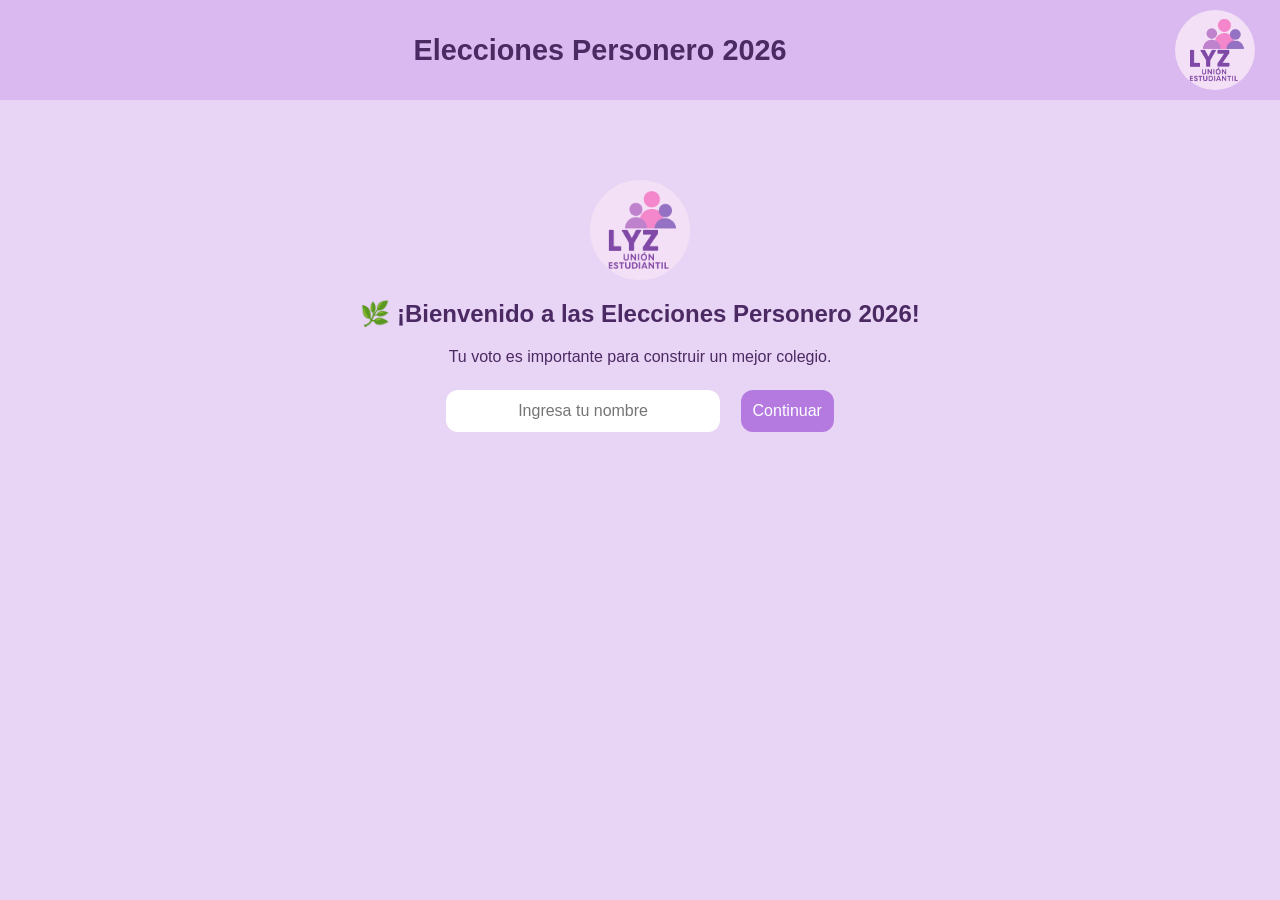
<file: index.html>
<!DOCTYPE html>
<html lang="es">
<head>
  <meta charset="UTF-8">
  <meta name="viewport" content="width=device-width, initial-scale=1.0">
  <title>Elecciones Personero 2026</title>
  <link rel="stylesheet" href="styles.css">
</head>
<body>
  <div id="app"></div>
  <script src="script.js"></script>
</body>
</html>
</file>
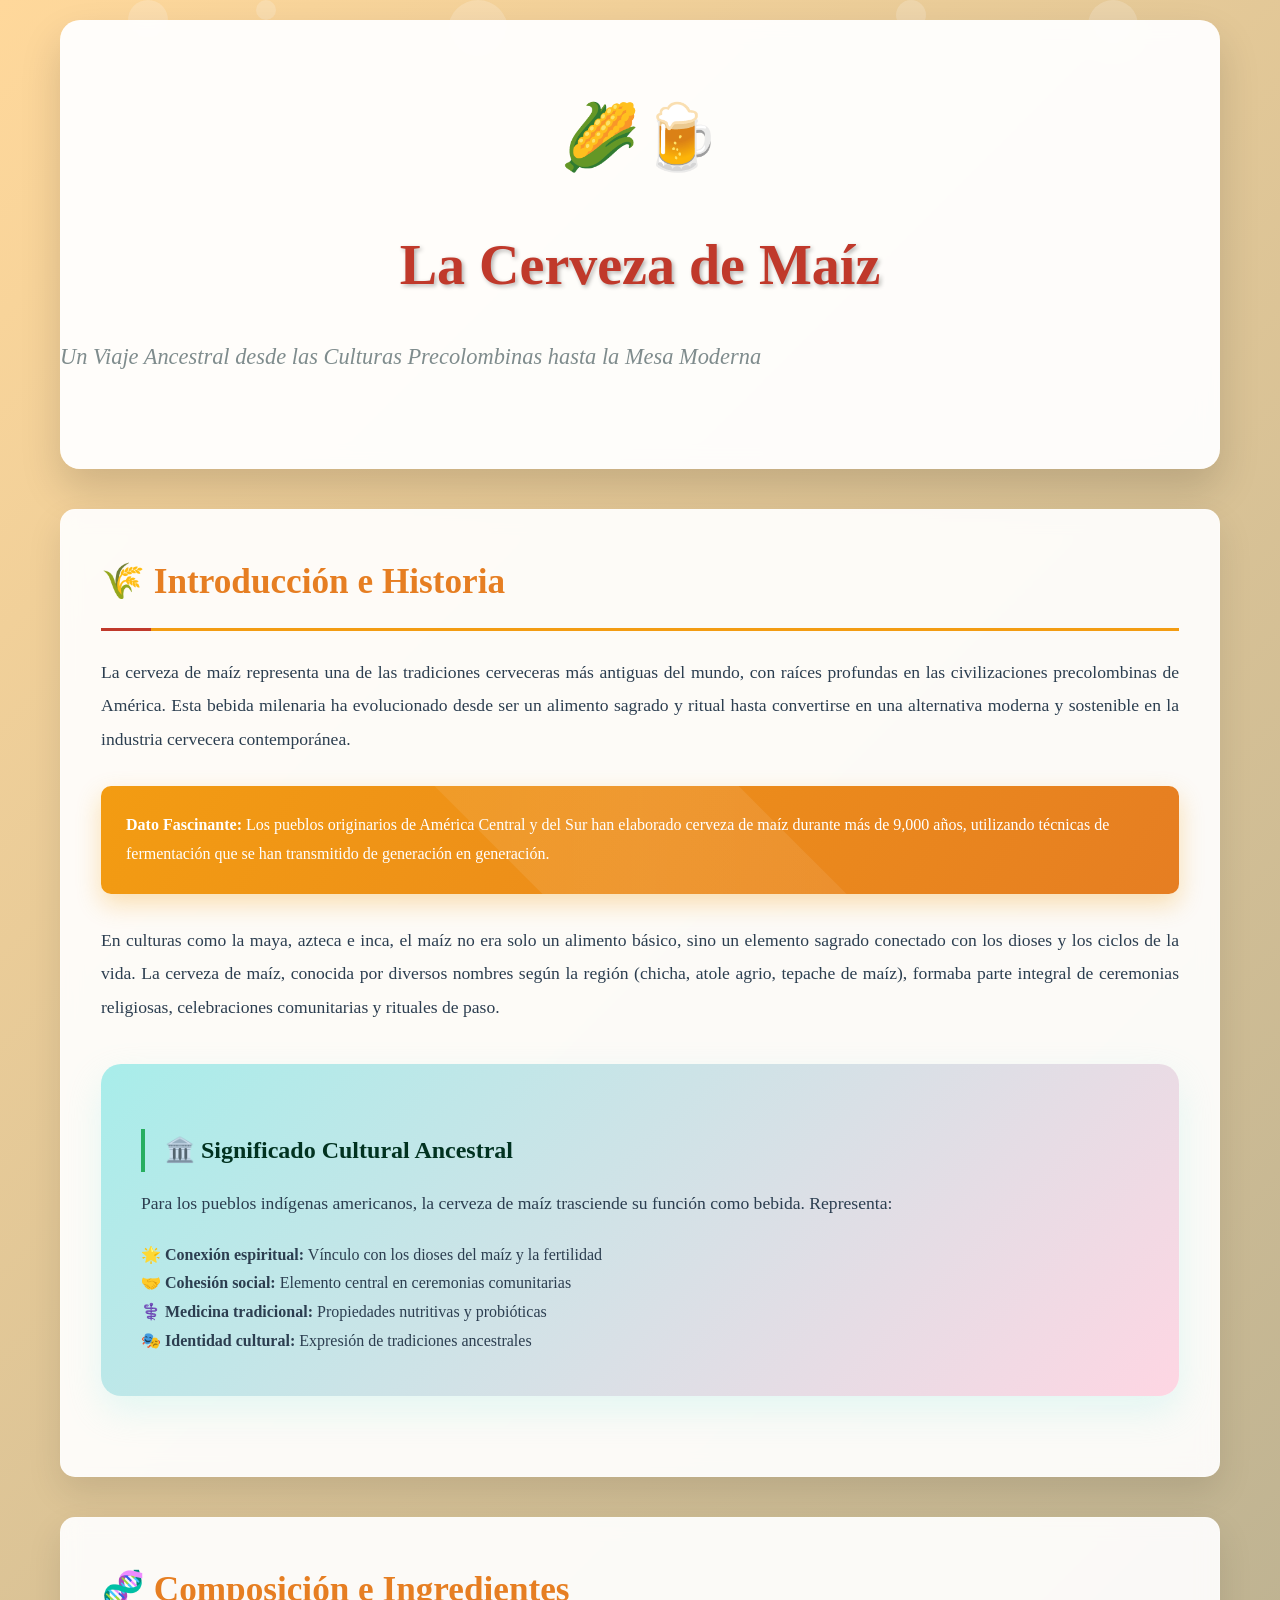
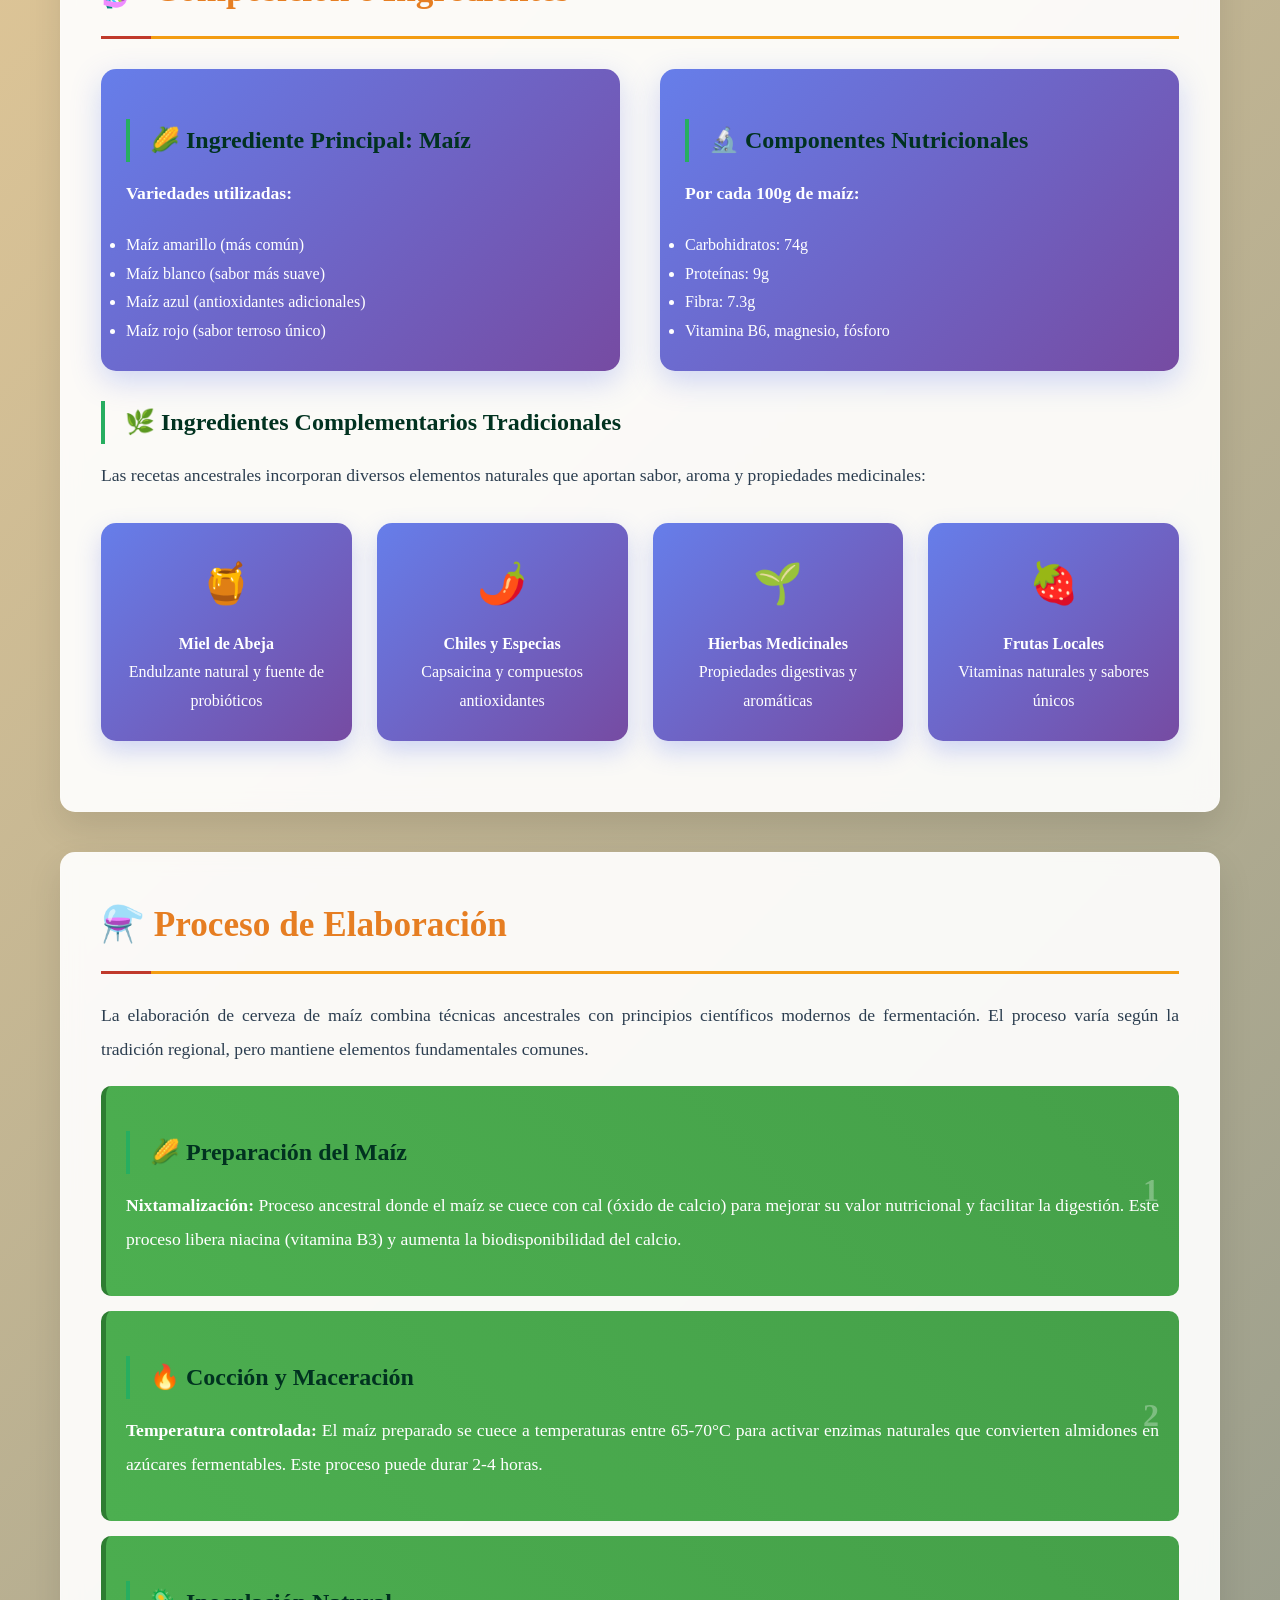
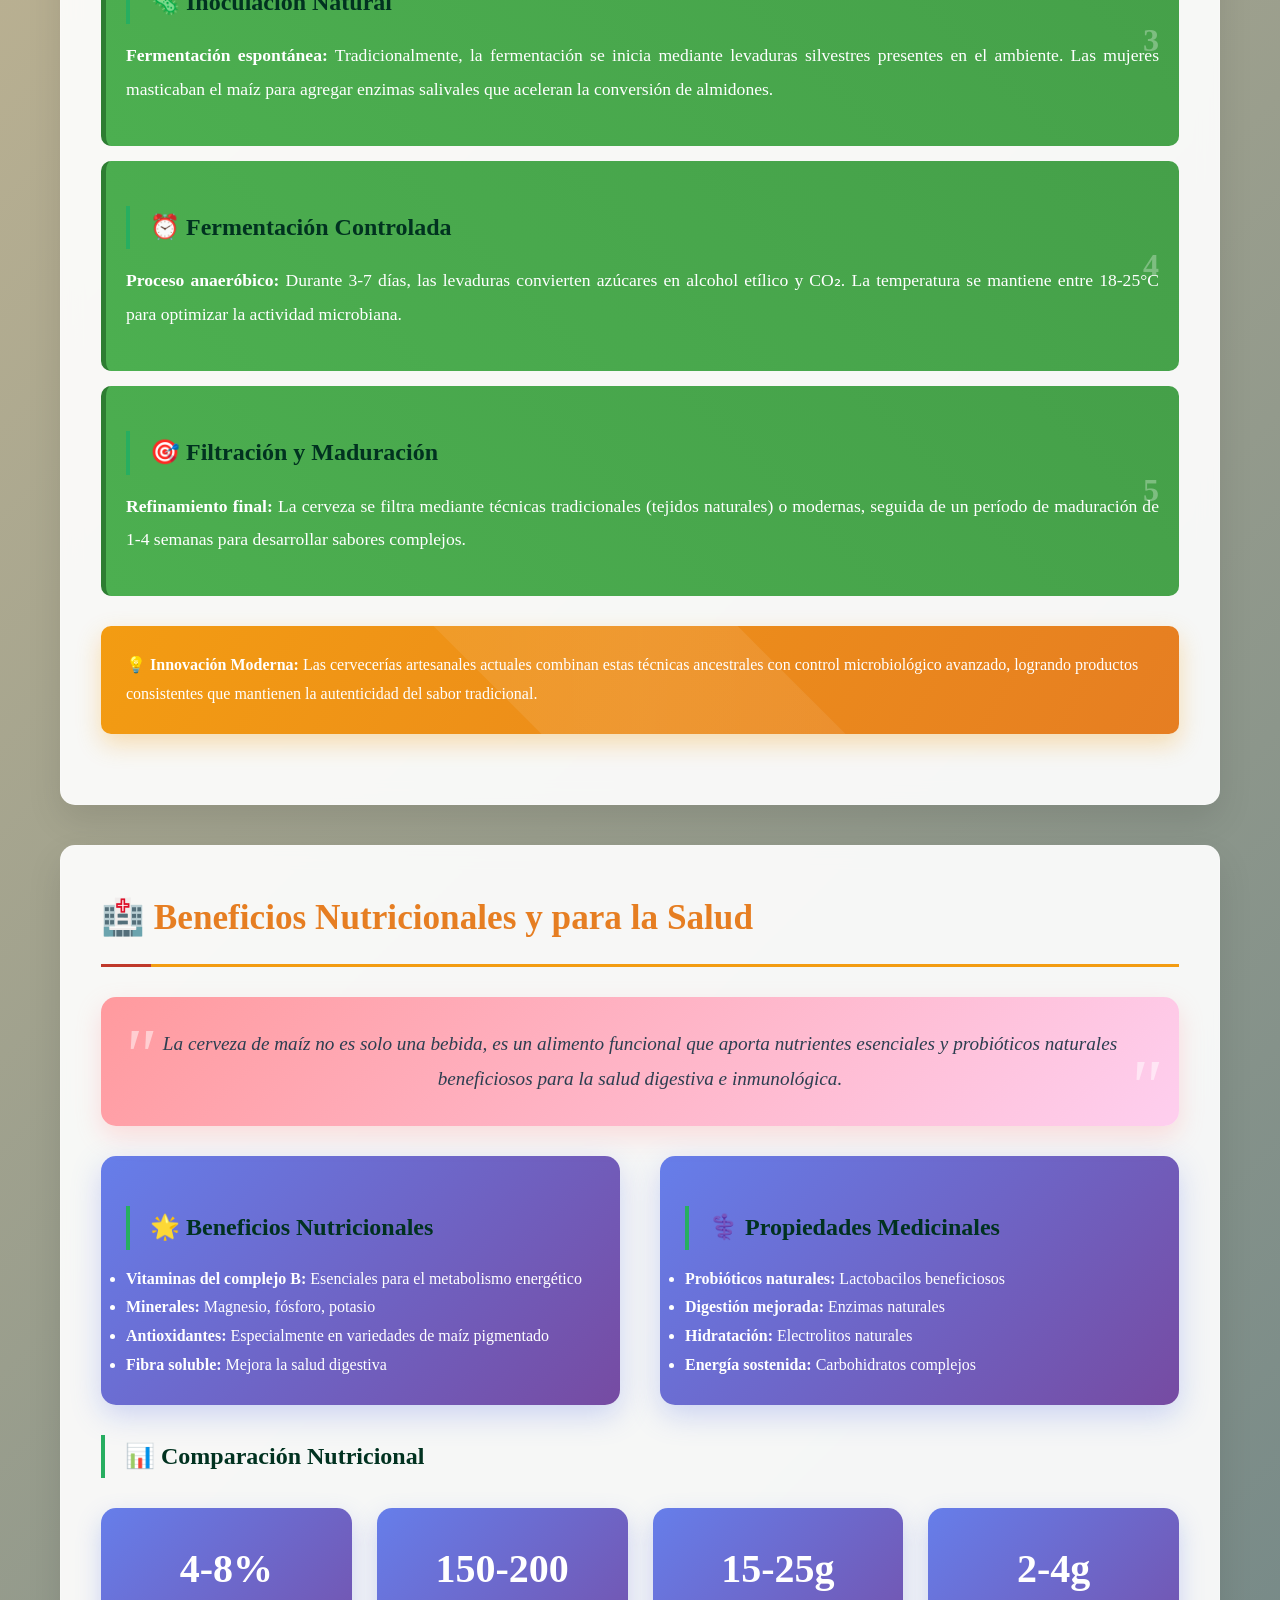
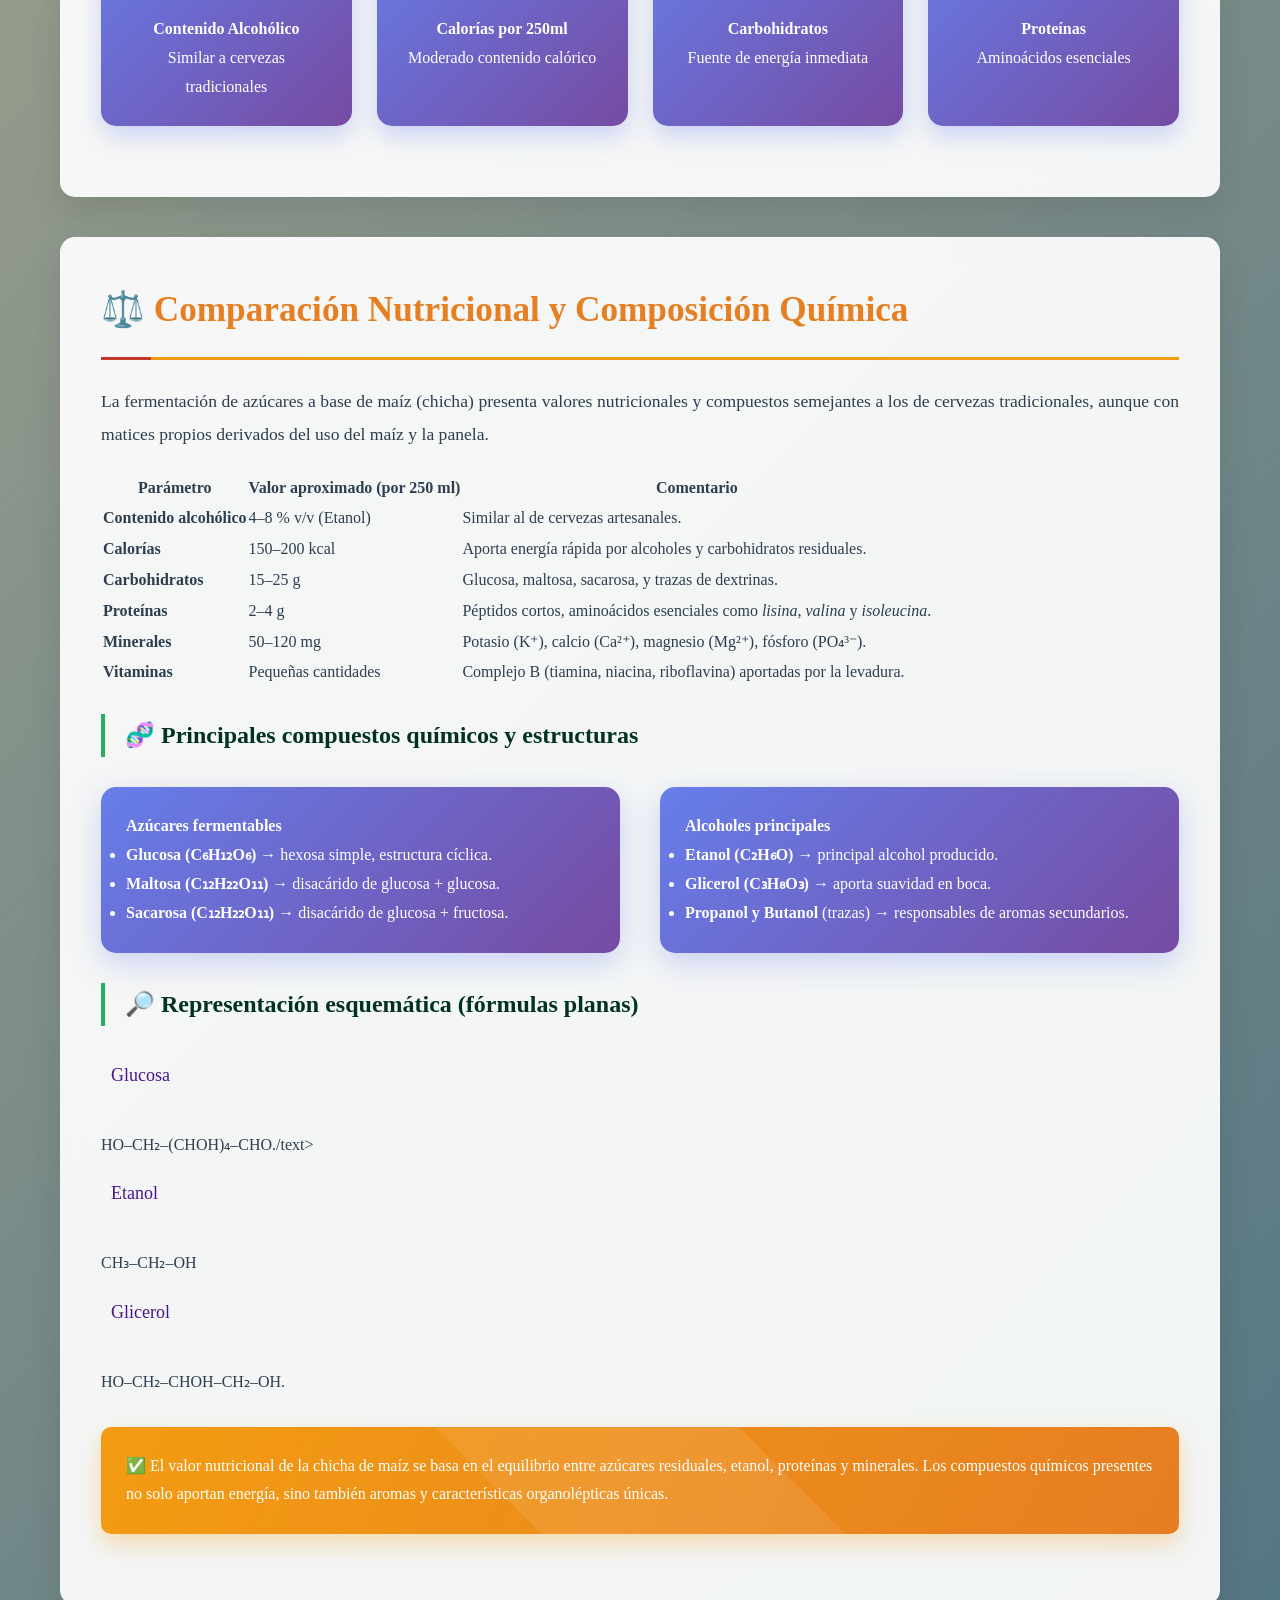
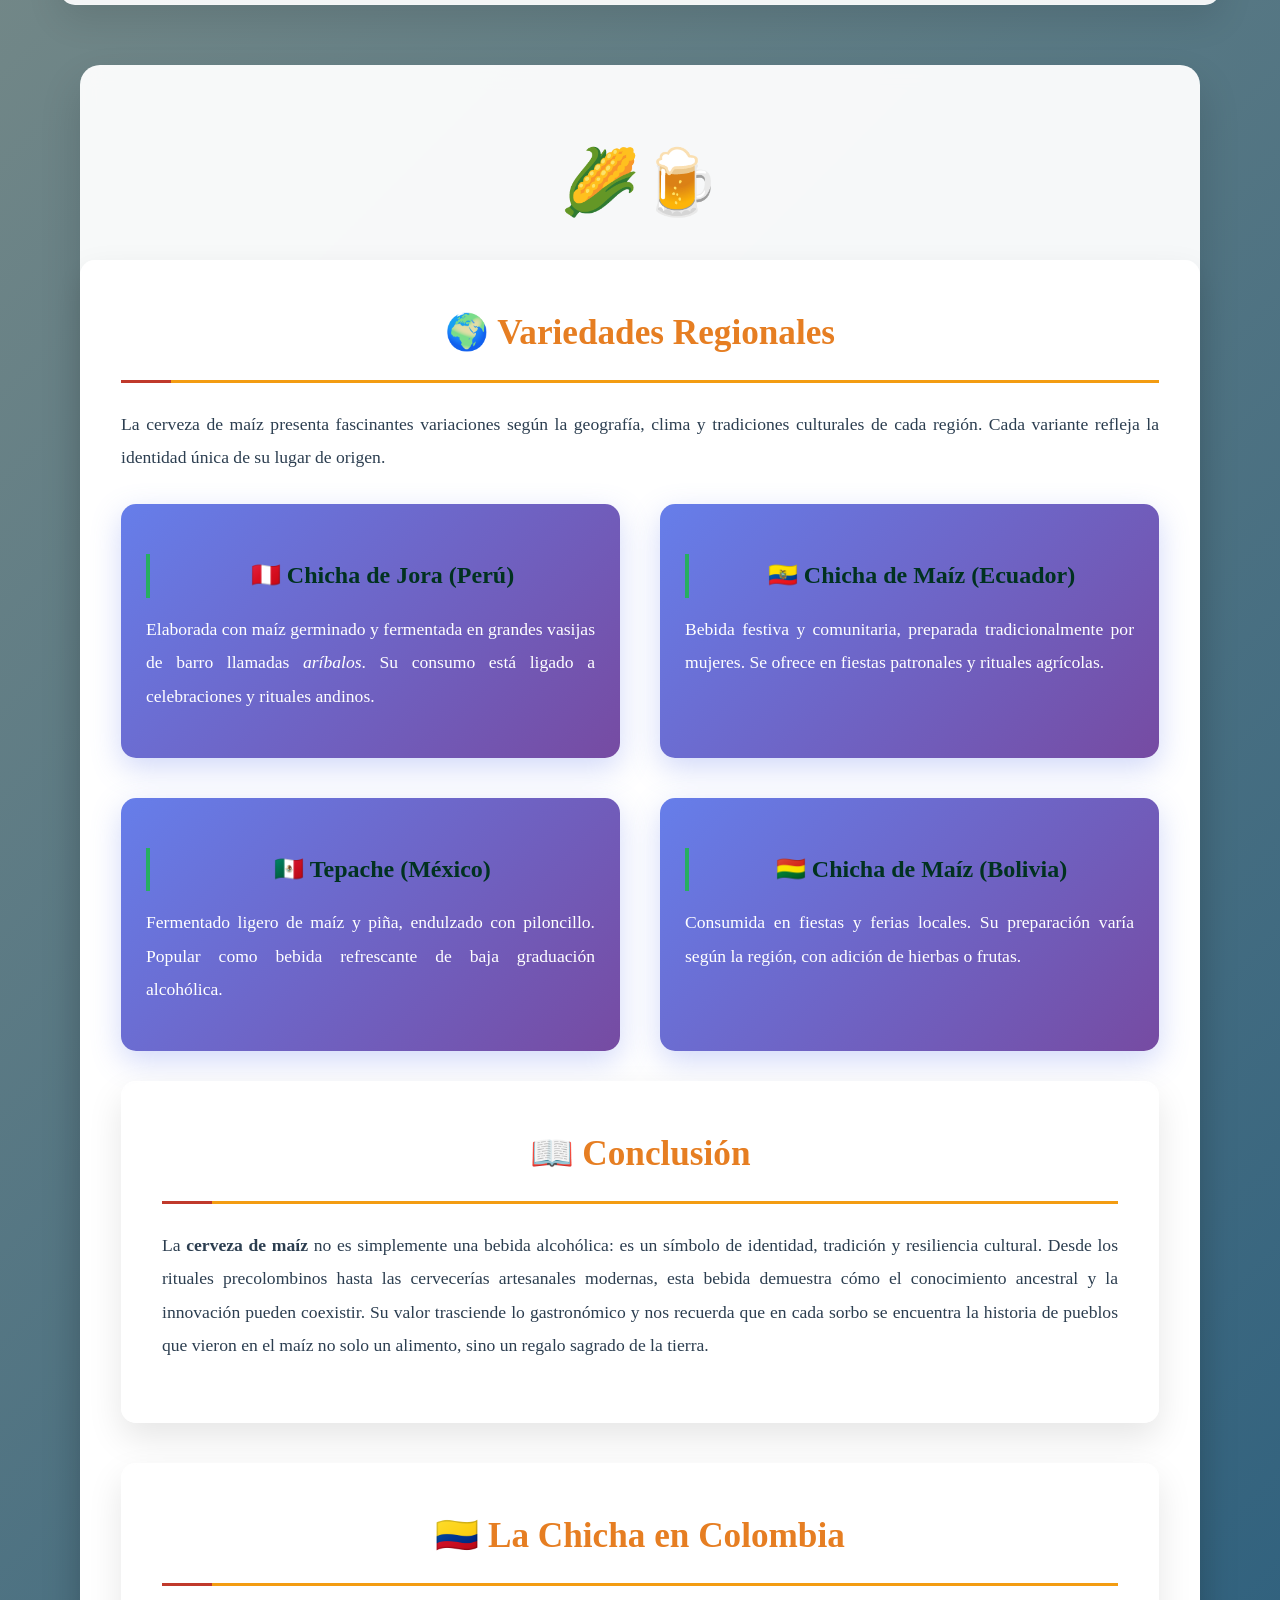
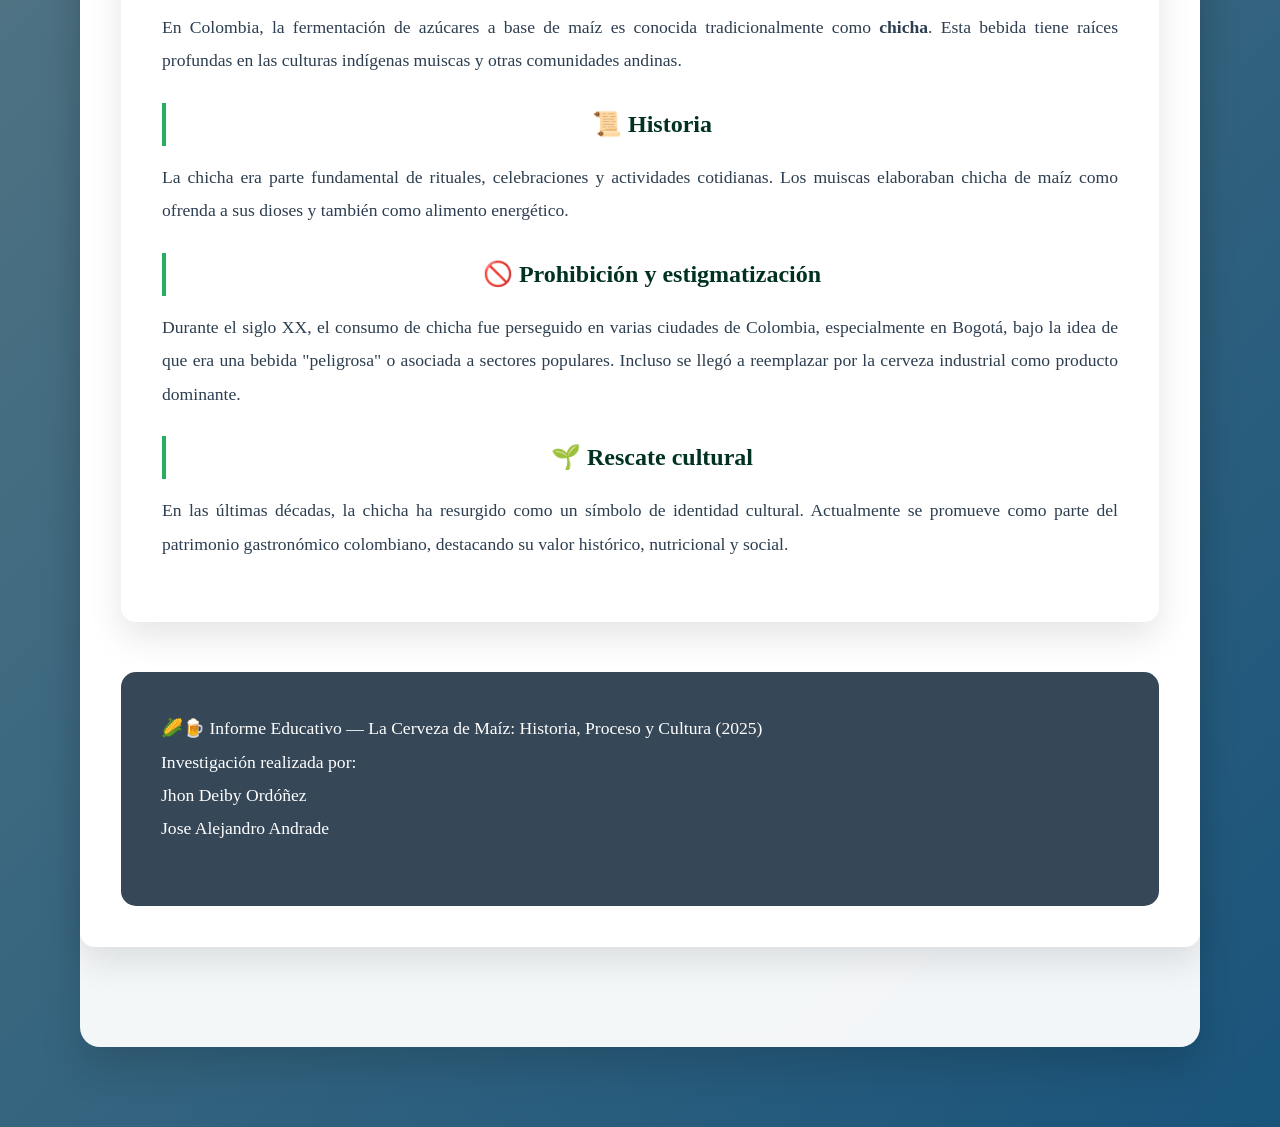
<file: fermentación.html>
<!DOCTYPE html>
<html lang="es">
<head>
    <meta charset="UTF-8">
    <meta name="viewport" content="width=device-width, initial-scale=1.0">
    <title>La Cerveza de Maíz: Historia, Proceso y Cultura</title>
    <style>
        * {
            margin: 0;
            padding: 0;
            box-sizing: border-box;
        }

        body {
            font-family: 'Georgia', serif;
            line-height: 1.8;
            color: #2c3e50;
            background: linear-gradient(135deg, #ffd89b 0%, #19547b 100%);
            min-height: 100vh;
        }

        .container {
            max-width: 1200px;
            margin: 0 auto;
            padding: 20px;
        }

        header {
            text-align: center;
            padding: 60px 0;
            background: rgba(255, 255, 255, 0.95);
            border-radius: 20px;
            margin-bottom: 40px;
            box-shadow: 0 20px 40px rgba(0,0,0,0.15);
            backdrop-filter: blur(10px);
            animation: fadeInDown 1s ease-out;
        }

        @keyframes fadeInDown {
            from {
                opacity: 0;
                transform: translateY(-50px);
            }
            to {
                opacity: 1;
                transform: translateY(0);
            }
        }

        h1 {
            font-size: 3.5em;
            color: #c0392b;
            margin-bottom: 20px;
            text-shadow: 2px 2px 4px rgba(0,0,0,0.3);
            font-weight: bold;
        }

        .subtitle {
            font-size: 1.4em;
            color: #7f8c8d;
            font-style: italic;
            margin-bottom: 30px;
        }

        .beer-icon {
            font-size: 4em;
            margin-bottom: 20px;
            animation: bounce 2s infinite;
        }

        @keyframes bounce {
            0%, 20%, 50%, 80%, 100% {
                transform: translateY(0);
            }
            40% {
                transform: translateY(-30px);
            }
            60% {
                transform: translateY(-15px);
            }
        }

        .section {
            background: rgba(255, 255, 255, 0.92);
            margin-bottom: 40px;
            padding: 40px;
            border-radius: 15px;
            box-shadow: 0 15px 35px rgba(0,0,0,0.1);
            backdrop-filter: blur(10px);
            border: 1px solid rgba(255,255,255,0.2);
            animation: fadeInUp 0.8s ease-out;
            transition: transform 0.3s ease, box-shadow 0.3s ease;
        }

        .section:hover {
            transform: translateY(-5px);
            box-shadow: 0 20px 45px rgba(0,0,0,0.15);
        }

        @keyframes fadeInUp {
            from {
                opacity: 0;
                transform: translateY(30px);
            }
            to {
                opacity: 1;
                transform: translateY(0);
            }
        }

        h2 {
            color: #e67e22;
            font-size: 2.2em;
            margin-bottom: 25px;
            padding-bottom: 15px;
            border-bottom: 3px solid #f39c12;
            position: relative;
        }

        h2::after {
            content: '';
            position: absolute;
            bottom: -3px;
            left: 0;
            width: 50px;
            height: 3px;
            background: #c0392b;
        }

        h3 {
            color:  #013220;
            font-size: 1.5em;
            margin: 25px 0 15px 0;
            padding-left: 20px;
            border-left: 4px solid #27ae60;
        }

        p {
            margin-bottom: 20px;
            text-align: justify;
            font-size: 1.1em;
            line-height: 1.9;
        }

        .highlight {
            background: linear-gradient(120deg, #f39c12, #e67e22);
            color: white;
            padding: 25px;
            border-radius: 10px;
            margin: 30px 0;
            box-shadow: 0 10px 25px rgba(243, 156, 18, 0.3);
            position: relative;
            overflow: hidden;
        }

        .highlight::before {
            content: '';
            position: absolute;
            top: -50%;
            left: -50%;
            width: 200%;
            height: 200%;
            background: linear-gradient(45deg, transparent, rgba(255,255,255,0.1), transparent);
            transform: rotate(45deg);
            animation: shimmer 3s infinite;
        }

        @keyframes shimmer {
            0% { transform: translateX(-100%) translateY(-100%) rotate(45deg); }
            100% { transform: translateX(100%) translateY(100%) rotate(45deg); }
        }

        .two-column {
            display: grid;
            grid-template-columns: 1fr 1fr;
            gap: 40px;
            margin: 30px 0;
        }

        .ingredient-card, .benefit-card {
            background: linear-gradient(135deg, #667eea 0%, #764ba2 100%);
            color: white;
            padding: 25px;
            border-radius: 15px;
            box-shadow: 0 10px 30px rgba(102, 126, 234, 0.3);
            transition: transform 0.3s ease;
        }

        .ingredient-card:hover, .benefit-card:hover {
            transform: scale(1.05);
        }

        .process-step {
            background: linear-gradient(45deg, #4CAF50, #45a049);
            color: white;
            padding: 20px;
            margin: 15px 0;
            border-radius: 10px;
            border-left: 5px solid #2e7d32;
            position: relative;
            overflow: hidden;
        }

        .process-step::before {
            content: attr(data-step);
            position: absolute;
            right: 20px;
            top: 50%;
            transform: translateY(-50%);
            font-size: 2em;
            font-weight: bold;
            opacity: 0.3;
        }

        .stats-grid {
            display: grid;
            grid-template-columns: repeat(auto-fit, minmax(250px, 1fr));
            gap: 25px;
            margin: 30px 0;
        }

        .stat-card {
            background: linear-gradient(135deg, #667eea 0%, #764ba2 100%);
            color: white;
            padding: 25px;
            border-radius: 15px;
            text-align: center;
            box-shadow: 0 10px 25px rgba(102, 126, 234, 0.3);
            transition: transform 0.3s ease;
        }

        .stat-card:hover {
            transform: translateY(-5px);
        }

        .stat-number {
            font-size: 2.5em;
            font-weight: bold;
            margin-bottom: 10px;
            display: block;
        }

        .quote {
            background: linear-gradient(135deg, #ff9a9e 0%, #fecfef 100%);
            padding: 30px;
            border-radius: 15px;
            margin: 30px 0;
            font-style: italic;
            font-size: 1.2em;
            text-align: center;
            position: relative;
            box-shadow: 0 10px 25px rgba(255, 154, 158, 0.3);
        }

        .quote::before {
            content: '"';
            font-size: 4em;
            color: rgba(255,255,255,0.5);
            position: absolute;
            top: -10px;
            left: 20px;
        }

        .quote::after {
            content: '"';
            font-size: 4em;
            color: rgba(255,255,255,0.5);
            position: absolute;
            bottom: -30px;
            right: 20px;
        }

        .cultural-section {
            background: linear-gradient(135deg, #a8edea 0%, #fed6e3 100%);
            padding: 40px;
            border-radius: 20px;
            margin: 40px 0;
            box-shadow: 0 15px 35px rgba(168, 237, 234, 0.3);
        }

        footer {
            background: rgba(44, 62, 80, 0.95);
            color: white;
            text-align: center;
            padding: 40px;
            border-radius: 15px;
            margin-top: 50px;
            backdrop-filter: blur(10px);
        }

        .emoji {
            font-size: 1.5em;
            margin: 0 10px;
        }

        @media (max-width: 768px) {
            .container {
                padding: 10px;
            }
            
            h1 {
                font-size: 2.5em;
            }
            
            .two-column {
                grid-template-columns: 1fr;
            }
            
            .section {
                padding: 25px;
            }
        }

        .floating-elements {
            position: fixed;
            top: 0;
            left: 0;
            width: 100%;
            height: 100%;
            pointer-events: none;
            z-index: -1;
        }

        .floating-bubble {
            position: absolute;
            background: rgba(255, 255, 255, 0.1);
            border-radius: 50%;
            animation: float 6s ease-in-out infinite;
        }

        .bubble1 { width: 40px; height: 40px; left: 10%; animation-delay: 0s; }
        .bubble2 { width: 20px; height: 20px; left: 20%; animation-delay: 1s; }
        .bubble3 { width: 60px; height: 60px; left: 35%; animation-delay: 2s; }
        .bubble4 { width: 30px; height: 30px; left: 70%; animation-delay: 3s; }
        .bubble5 { width: 50px; height: 50px; left: 85%; animation-delay: 4s; }

        @keyframes float {
            0%, 100% { transform: translateY(100vh) rotate(0deg); opacity: 0; }
            10%, 90% { opacity: 1; }
            50% { transform: translateY(-100px) rotate(180deg); }
        }
    </style>
</head>
<body>
    <div class="floating-elements">
        <div class="floating-bubble bubble1"></div>
        <div class="floating-bubble bubble2"></div>
        <div class="floating-bubble bubble3"></div>
        <div class="floating-bubble bubble4"></div>
        <div class="floating-bubble bubble5"></div>
    </div>

    <div class="container">
        <header>
            <div class="beer-icon">🌽🍺</div>
            <h1>La Cerveza de Maíz</h1>
            <p class="subtitle">Un Viaje Ancestral desde las Culturas Precolombinas hasta la Mesa Moderna</p>
        </header>

        <section class="section">
            <h2>🌾 Introducción e Historia</h2>
            <p>La cerveza de maíz representa una de las tradiciones cerveceras más antiguas del mundo, con raíces profundas en las civilizaciones precolombinas de América. Esta bebida milenaria ha evolucionado desde ser un alimento sagrado y ritual hasta convertirse en una alternativa moderna y sostenible en la industria cervecera contemporánea.</p>
            
            <div class="highlight">
                <strong>Dato Fascinante:</strong> Los pueblos originarios de América Central y del Sur han elaborado cerveza de maíz durante más de 9,000 años, utilizando técnicas de fermentación que se han transmitido de generación en generación.
            </div>

            <p>En culturas como la maya, azteca e inca, el maíz no era solo un alimento básico, sino un elemento sagrado conectado con los dioses y los ciclos de la vida. La cerveza de maíz, conocida por diversos nombres según la región (chicha, atole agrio, tepache de maíz), formaba parte integral de ceremonias religiosas, celebraciones comunitarias y rituales de paso.</p>

            <div class="cultural-section">
                <h3>🏛️ Significado Cultural Ancestral</h3>
                <p>Para los pueblos indígenas americanos, la cerveza de maíz trasciende su función como bebida. Representa:</p>
                <ul style="list-style: none; padding-left: 0;">
                    <li>🌟 <strong>Conexión espiritual:</strong> Vínculo con los dioses del maíz y la fertilidad</li>
                    <li>🤝 <strong>Cohesión social:</strong> Elemento central en ceremonias comunitarias</li>
                    <li>⚕️ <strong>Medicina tradicional:</strong> Propiedades nutritivas y probióticas</li>
                    <li>🎭 <strong>Identidad cultural:</strong> Expresión de tradiciones ancestrales</li>
                </ul>
            </div>
        </section>

        <section class="section">
            <h2>🧬 Composición e Ingredientes</h2>
            
            <div class="two-column">
                <div class="ingredient-card">
                    <h3>🌽 Ingrediente Principal: Maíz</h3>
                    <p><strong>Variedades utilizadas:</strong></p>
                    <ul>
                        <li>Maíz amarillo (más común)</li>
                        <li>Maíz blanco (sabor más suave)</li>
                        <li>Maíz azul (antioxidantes adicionales)</li>
                        <li>Maíz rojo (sabor terroso único)</li>
                    </ul>
                </div>

                <div class="ingredient-card">
                    <h3>🔬 Componentes Nutricionales</h3>
                    <p><strong>Por cada 100g de maíz:</strong></p>
                    <ul>
                        <li>Carbohidratos: 74g</li>
                        <li>Proteínas: 9g</li>
                        <li>Fibra: 7.3g</li>
                        <li>Vitamina B6, magnesio, fósforo</li>
                    </ul>
                </div>
            </div>

            <h3>🌿 Ingredientes Complementarios Tradicionales</h3>
            <p>Las recetas ancestrales incorporan diversos elementos naturales que aportan sabor, aroma y propiedades medicinales:</p>
            
            <div class="stats-grid">
                <div class="stat-card">
                    <span class="stat-number">🍯</span>
                    <strong>Miel de Abeja</strong><br>
                    Endulzante natural y fuente de probióticos
                </div>
                <div class="stat-card">
                    <span class="stat-number">🌶️</span>
                    <strong>Chiles y Especias</strong><br>
                    Capsaicina y compuestos antioxidantes
                </div>
                <div class="stat-card">
                    <span class="stat-number">🌱</span>
                    <strong>Hierbas Medicinales</strong><br>
                    Propiedades digestivas y aromáticas
                </div>
                <div class="stat-card">
                    <span class="stat-number">🍓</span>
                    <strong>Frutas Locales</strong><br>
                    Vitaminas naturales y sabores únicos
                </div>
            </div>
        </section>

        <section class="section">
            <h2>⚗️ Proceso de Elaboración</h2>
            <p>La elaboración de cerveza de maíz combina técnicas ancestrales con principios científicos modernos de fermentación. El proceso varía según la tradición regional, pero mantiene elementos fundamentales comunes.</p>

            <div class="process-step" data-step="1">
                <h3>🌽 Preparación del Maíz</h3>
                <p><strong>Nixtamalización:</strong> Proceso ancestral donde el maíz se cuece con cal (óxido de calcio) para mejorar su valor nutricional y facilitar la digestión. Este proceso libera niacina (vitamina B3) y aumenta la biodisponibilidad del calcio.</p>
            </div>

            <div class="process-step" data-step="2">
                <h3>🔥 Cocción y Maceración</h3>
                <p><strong>Temperatura controlada:</strong> El maíz preparado se cuece a temperaturas entre 65-70°C para activar enzimas naturales que convierten almidones en azúcares fermentables. Este proceso puede durar 2-4 horas.</p>
            </div>

            <div class="process-step" data-step="3">
                <h3>🦠 Inoculación Natural</h3>
                <p><strong>Fermentación espontánea:</strong> Tradicionalmente, la fermentación se inicia mediante levaduras silvestres presentes en el ambiente. Las mujeres masticaban el maíz para agregar enzimas salivales que aceleran la conversión de almidones.</p>
            </div>

            <div class="process-step" data-step="4">
                <h3>⏰ Fermentación Controlada</h3>
                <p><strong>Proceso anaeróbico:</strong> Durante 3-7 días, las levaduras convierten azúcares en alcohol etílico y CO₂. La temperatura se mantiene entre 18-25°C para optimizar la actividad microbiana.</p>
            </div>

            <div class="process-step" data-step="5">
                <h3>🎯 Filtración y Maduración</h3>
                <p><strong>Refinamiento final:</strong> La cerveza se filtra mediante técnicas tradicionales (tejidos naturales) o modernas, seguida de un período de maduración de 1-4 semanas para desarrollar sabores complejos.</p>
            </div>

            <div class="highlight">
                <strong>💡 Innovación Moderna:</strong> Las cervecerías artesanales actuales combinan estas técnicas ancestrales con control microbiológico avanzado, logrando productos consistentes que mantienen la autenticidad del sabor tradicional.
            </div>
        </section>

        <section class="section">
            <h2>🏥 Beneficios Nutricionales y para la Salud</h2>
            
            <div class="quote">
                La cerveza de maíz no es solo una bebida, es un alimento funcional que aporta nutrientes esenciales y probióticos naturales beneficiosos para la salud digestiva e inmunológica.
            </div>

            <div class="two-column">
                <div class="benefit-card">
                    <h3>🌟 Beneficios Nutricionales</h3>
                    <ul>
                        <li><strong>Vitaminas del complejo B:</strong> Esenciales para el metabolismo energético</li>
                        <li><strong>Minerales:</strong> Magnesio, fósforo, potasio</li>
                        <li><strong>Antioxidantes:</strong> Especialmente en variedades de maíz pigmentado</li>
                        <li><strong>Fibra soluble:</strong> Mejora la salud digestiva</li>
                    </ul>
                </div>

                <div class="benefit-card">
                    <h3>⚕️ Propiedades Medicinales</h3>
                    <ul>
                        <li><strong>Probióticos naturales:</strong> Lactobacilos beneficiosos</li>
                        <li><strong>Digestión mejorada:</strong> Enzimas naturales</li>
                        <li><strong>Hidratación:</strong> Electrolitos naturales</li>
                        <li><strong>Energía sostenida:</strong> Carbohidratos complejos</li>
                    </ul>
                </div>
            </div>

            <h3>📊 Comparación Nutricional</h3>
            <div class="stats-grid">
                <div class="stat-card">
                    <span class="stat-number">4-8%</span>
                    <strong>Contenido Alcohólico</strong><br>
                    Similar a cervezas tradicionales
                </div>
                <div class="stat-card">
                    <span class="stat-number">150-200</span>
                    <strong>Calorías por 250ml</strong><br>
                    Moderado contenido calórico
                </div>
                <div class="stat-card">
                    <span class="stat-number">15-25g</span>
                    <strong>Carbohidratos</strong><br>
                    Fuente de energía inmediata
                </div>
                <div class="stat-card">
                    <span class="stat-number">2-4g</span>
                    <strong>Proteínas</strong><br>
                    Aminoácidos esenciales
                </div>
            </div>
        </section>
        
        <section class="section">
  <h2>⚖️ Comparación Nutricional y Composición Química</h2>
  <p>La fermentación de azúcares a base de maíz (chicha) presenta valores nutricionales y compuestos semejantes a los de cervezas tradicionales, aunque con matices propios derivados del uso del maíz y la panela.</p>

  <table>
    <tr>
      <th>Parámetro</th>
      <th>Valor aproximado (por 250 ml)</th>
      <th>Comentario</th>
    </tr>
    <tr>
      <td><strong>Contenido alcohólico</strong></td>
      <td>4–8 % v/v (Etanol)</td>
      <td>Similar al de cervezas artesanales.</td>
    </tr>
    <tr>
      <td><strong>Calorías</strong></td>
      <td>150–200 kcal</td>
      <td>Aporta energía rápida por alcoholes y carbohidratos residuales.</td>
    </tr>
    <tr>
      <td><strong>Carbohidratos</strong></td>
      <td>15–25 g</td>
      <td>Glucosa, maltosa, sacarosa, y trazas de dextrinas.</td>
    </tr>
    <tr>
      <td><strong>Proteínas</strong></td>
      <td>2–4 g</td>
      <td>Péptidos cortos, aminoácidos esenciales como <em>lisina</em>, <em>valina</em> y <em>isoleucina</em>.</td>
    </tr>
    <tr>
      <td><strong>Minerales</strong></td>
      <td>50–120 mg</td>
      <td>Potasio (K⁺), calcio (Ca²⁺), magnesio (Mg²⁺), fósforo (PO₄³⁻).</td>
    </tr>
    <tr>
      <td><strong>Vitaminas</strong></td>
      <td>Pequeñas cantidades</td>
      <td>Complejo B (tiamina, niacina, riboflavina) aportadas por la levadura.</td>
    </tr>
  </table>

  <h3>🧬 Principales compuestos químicos y estructuras</h3>
  <div class="two-column">
    <div class="ingredient-card">
      <h4>Azúcares fermentables</h4>
      <ul>
        <li><strong>Glucosa (C₆H₁₂O₆)</strong> → hexosa simple, estructura cíclica.</li>
        <li><strong>Maltosa (C₁₂H₂₂O₁₁)</strong> → disacárido de glucosa + glucosa.</li>
        <li><strong>Sacarosa (C₁₂H₂₂O₁₁)</strong> → disacárido de glucosa + fructosa.</li>
      </ul>
    </div>
    <div class="ingredient-card">
      <h4>Alcoholes principales</h4>
      <ul>
        <li><strong>Etanol (C₂H₆O)</strong> → principal alcohol producido.</li>
        <li><strong>Glicerol (C₃H₈O₃)</strong> → aporta suavidad en boca.</li>
        <li><strong>Propanol y Butanol</strong> (trazas) → responsables de aromas secundarios.</li>
      </ul>
    </div>
  </div>

  <h3>🔎 Representación esquemática (fórmulas planas)</h3>
  <div class="imagenes">
    <div class="svg-wrap">
      <!-- Glucosa -->
      <svg width="200" height="80">
        <text x="10" y="40" font-size="18" fill="#4a148c">
            Glucosa
            <br>HO–CH₂–(CHOH)₄–CHO./text>
      </svg>
    </div>
    <div class="svg-wrap">
      <!-- Etanol -->
      <svg width="200" height="80">
        <text x="10" y="40" font-size="18" fill="#4a148c">
            Etanol
           <br> CH₃–CH₂–OH </text>
      </svg>
    </div>
    <div class="svg-wrap">
      <!-- Glicerol -->
      <svg width="200" height="80">
        <text x="10" y="40" font-size="18" fill="#4a148c">
        Glicerol 
       <br> HO–CH₂–CHOH–CH₂–OH.</text>
      </svg>
    </div>
  </div>

  <div class="highlight">
    ✅ El valor nutricional de la chicha de maíz se basa en el equilibrio entre azúcares residuales, etanol, proteínas y minerales. Los compuestos químicos presentes no solo aportan energía, sino también aromas y características organolépticas únicas.
  </div>
</section>

        
    

<body>
    <div class="floating-elements">
        <div class="floating-bubble bubble1"></div>
        <div class="floating-bubble bubble2"></div>
        <div class="floating-bubble bubble3"></div>
        <div class="floating-bubble bubble4"></div>
        <div class="floating-bubble bubble5"></div>
    </div>

    <div class="container">
        <header>
            <div class="beer-icon">🌽🍺</div>
            

        <section class="section">
            <h2>🌍 Variedades Regionales</h2>
            <p>La cerveza de maíz presenta fascinantes variaciones según la geografía, clima y tradiciones culturales de cada región. Cada variante refleja la identidad única de su lugar de origen.</p>

            <div class="two-column">
                <div class="ingredient-card">
                    <h3>🇵🇪 Chicha de Jora (Perú)</h3>
                    <p>Elaborada con maíz germinado y fermentada en grandes vasijas de barro llamadas <em>aríbalos</em>. Su consumo está ligado a celebraciones y rituales andinos.</p>
                </div>

                <div class="ingredient-card">
                    <h3>🇪🇨 Chicha de Maíz (Ecuador)</h3>
                    <p>Bebida festiva y comunitaria, preparada tradicionalmente por mujeres. Se ofrece en fiestas patronales y rituales agrícolas.</p>
                </div>

                <div class="ingredient-card">
                    <h3>🇲🇽 Tepache (México)</h3>
                    <p>Fermentado ligero de maíz y piña, endulzado con piloncillo. Popular como bebida refrescante de baja graduación alcohólica.</p>
                </div>

                <div class="ingredient-card">
                    <h3>🇧🇴 Chicha de Maíz (Bolivia)</h3>
                    <p>Consumida en fiestas y ferias locales. Su preparación varía según la región, con adición de hierbas o frutas.</p>
                </div>
            </div>

          

        <section class="section">
            <h2>📖 Conclusión</h2>
            <p>La <strong>cerveza de maíz</strong> no es simplemente una bebida alcohólica: es un símbolo de identidad, tradición y resiliencia cultural. Desde los rituales precolombinos hasta las cervecerías artesanales modernas, esta bebida demuestra cómo el conocimiento ancestral y la innovación pueden coexistir. Su valor trasciende lo gastronómico y nos recuerda que en cada sorbo se encuentra la historia de pueblos que vieron en el maíz no solo un alimento, sino un regalo sagrado de la tierra.</p>
            
        
        </section>
        
        
        <section class="section">
  <h2>🇨🇴 La Chicha en Colombia</h2>
  <p>En Colombia, la fermentación de azúcares a base de maíz es conocida tradicionalmente como <strong>chicha</strong>. 
  Esta bebida tiene raíces profundas en las culturas indígenas muiscas y otras comunidades andinas.</p>
  
  <div class="card">
    <h3>📜 Historia</h3>
    <p>La chicha era parte fundamental de rituales, celebraciones y actividades cotidianas. Los muiscas elaboraban chicha de maíz 
    como ofrenda a sus dioses y también como alimento energético.</p>
  </div>

  <div class="card">
    <h3>🚫 Prohibición y estigmatización</h3>
    <p>Durante el siglo XX, el consumo de chicha fue perseguido en varias ciudades de Colombia, especialmente en Bogotá, 
    bajo la idea de que era una bebida "peligrosa" o asociada a sectores populares. Incluso se llegó a reemplazar por la cerveza industrial como producto dominante.</p>
  </div>

  <div class="card">
    <h3>🌱 Rescate cultural</h3>
    <p>En las últimas décadas, la chicha ha resurgido como un símbolo de identidad cultural. Actualmente se promueve como parte del 
    patrimonio gastronómico colombiano, destacando su valor histórico, nutricional y social.</p>
  </div>

  
</section>

        <footer>
            <p>🌽🍺 Informe Educativo — La Cerveza de Maíz: Historia, Proceso y Cultura (2025)
            <br> Investigación realizada por:
            
            <br>Jhon Deiby Ordóñez 
            <br> Jose Alejandro Andrade</p>
        </footer>
    </div>
</body>
</html>
</file>
<file: styles.css>
body {
  font-family: "Poppins", sans-serif;
  background-color: #e8d4f4;
  color: #4b2a63;
  margin: 0;
  text-align: center;
  overflow-x: hidden;
}

header {
  display: flex;
  justify-content: space-between;
  align-items: center;
  background: #d9b9f0;
  padding: 10px 25px;
}

header h1 {
  font-size: 1.8em;
  color: #4b2a63;
  margin: 0 auto;
}

#adminLogo {
  width: 80px;
  height: 80px;
  border-radius: 50%;
  cursor: pointer;
  transition: transform 0.3s ease, filter 0.3s ease;
  object-fit: cover;
}

#adminLogo:hover {
  transform: scale(1.1);
  filter: brightness(1.2);
}

section {
  margin-top: 80px;
  text-align: center;
}

input, button {
  padding: 12px;
  border: none;
  border-radius: 12px;
  margin: 8px;
  font-size: 1em;
}

input {
  width: 250px;
  text-align: center;
}

button {
  background-color: #b47ae0;
  color: white;
  cursor: pointer;
  transition: background 0.3s ease;
}

button:hover {
  background-color: #9a5fc9;
}

/* Tarjetón */
.candidate {
  display: inline-block;
  margin: 15px;
  background-color: #f1e0fa;
  border-radius: 15px;
  padding: 10px;
  width: 180px;
  cursor: pointer;
  transition: transform 0.3s ease;
}

.candidate:hover {
  transform: scale(1.05);
}

.candidate img {
  width: 100%;
  height: 150px;
  border-radius: 12px;
  object-fit: cover;
}

/* Panel admin */
#adminPanel {
  display: none;
  background: #f8e8ff;
  padding: 20px;
  border-radius: 12px;
  margin: 20px auto;
  width: 90%;
  max-width: 600px;
  text-align: center;
}

/* Animación */
.fade {
  opacity: 0;
  transform: translateY(15px);
  animation: fadeIn 1s forwards;
}

@keyframes fadeIn {
  to {
    opacity: 1;
    transform: translateY(0);
  }
}

/* Logo en saludo */
.saludo-logo {
  width: 100px;
  height: 100px;
  border-radius: 50%;
  object-fit: cover;
  margin: 0 auto 20px;
  display: block;
}
</file>
